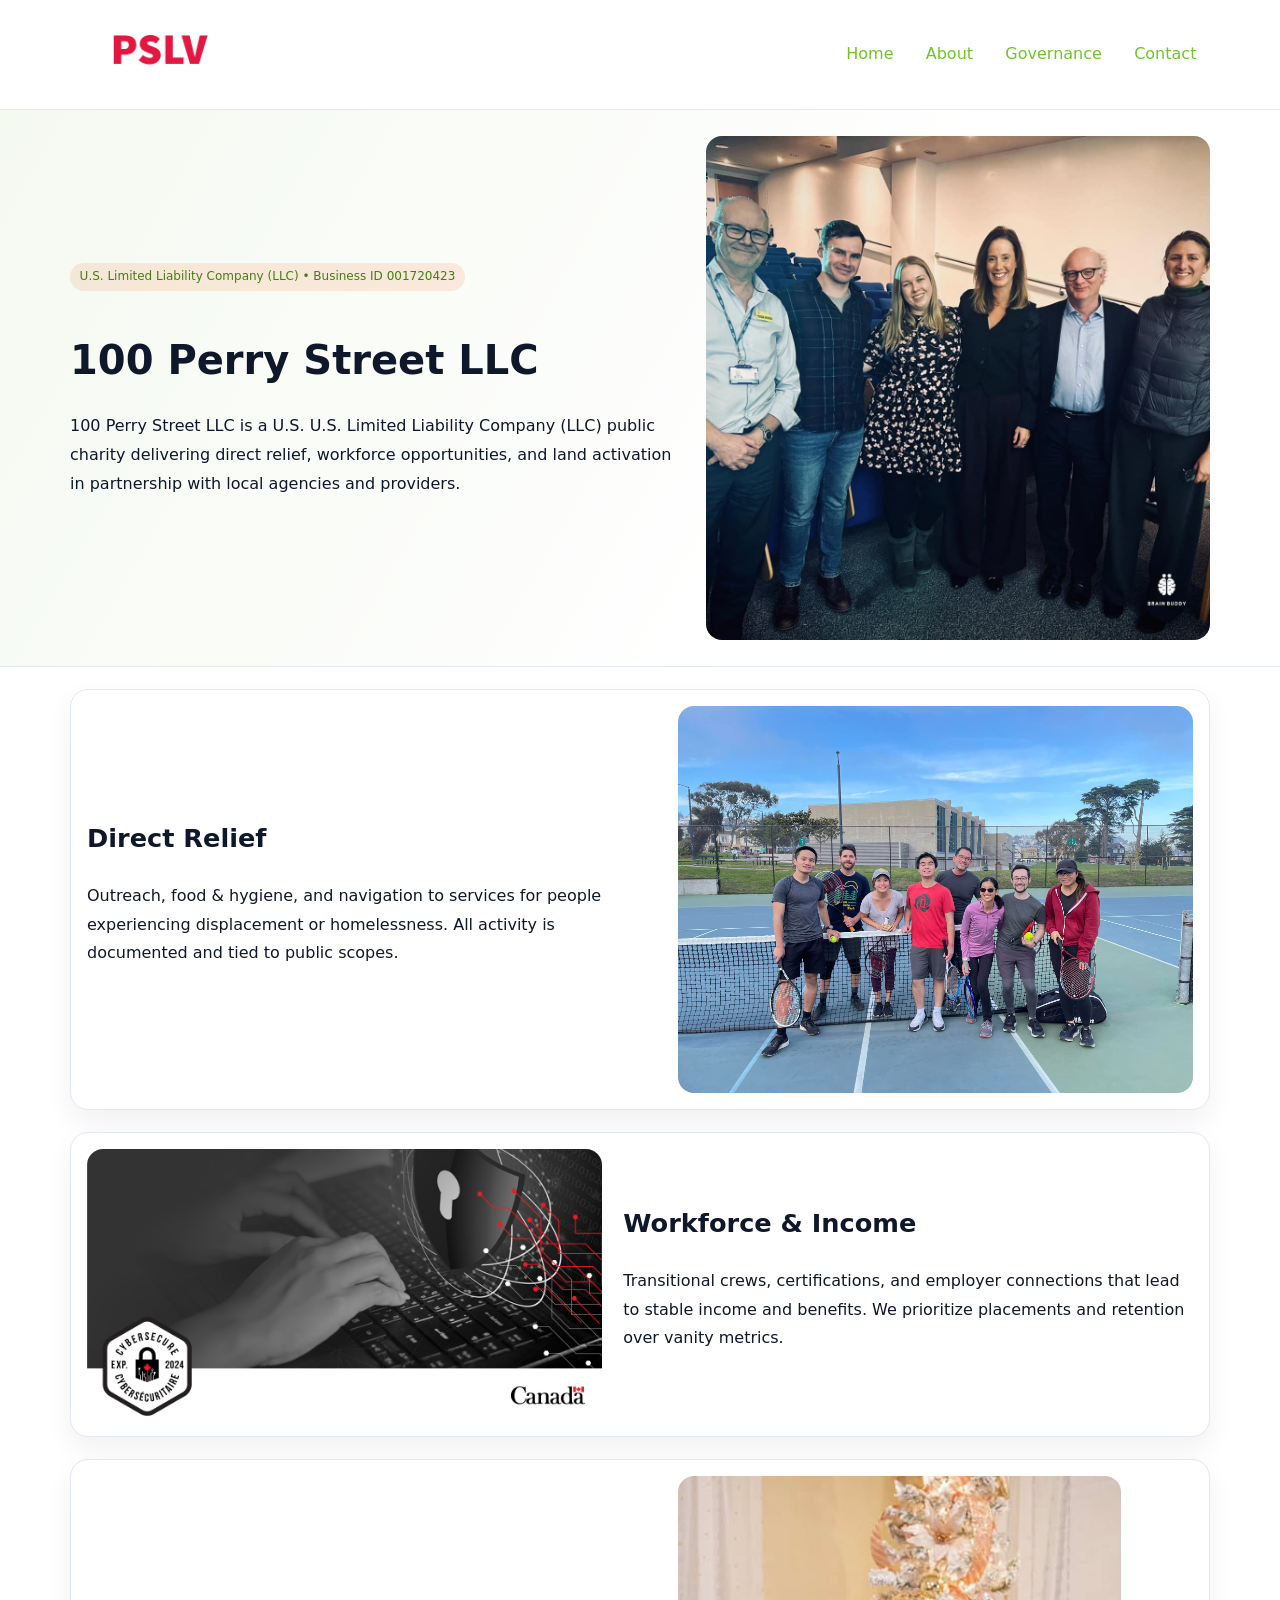
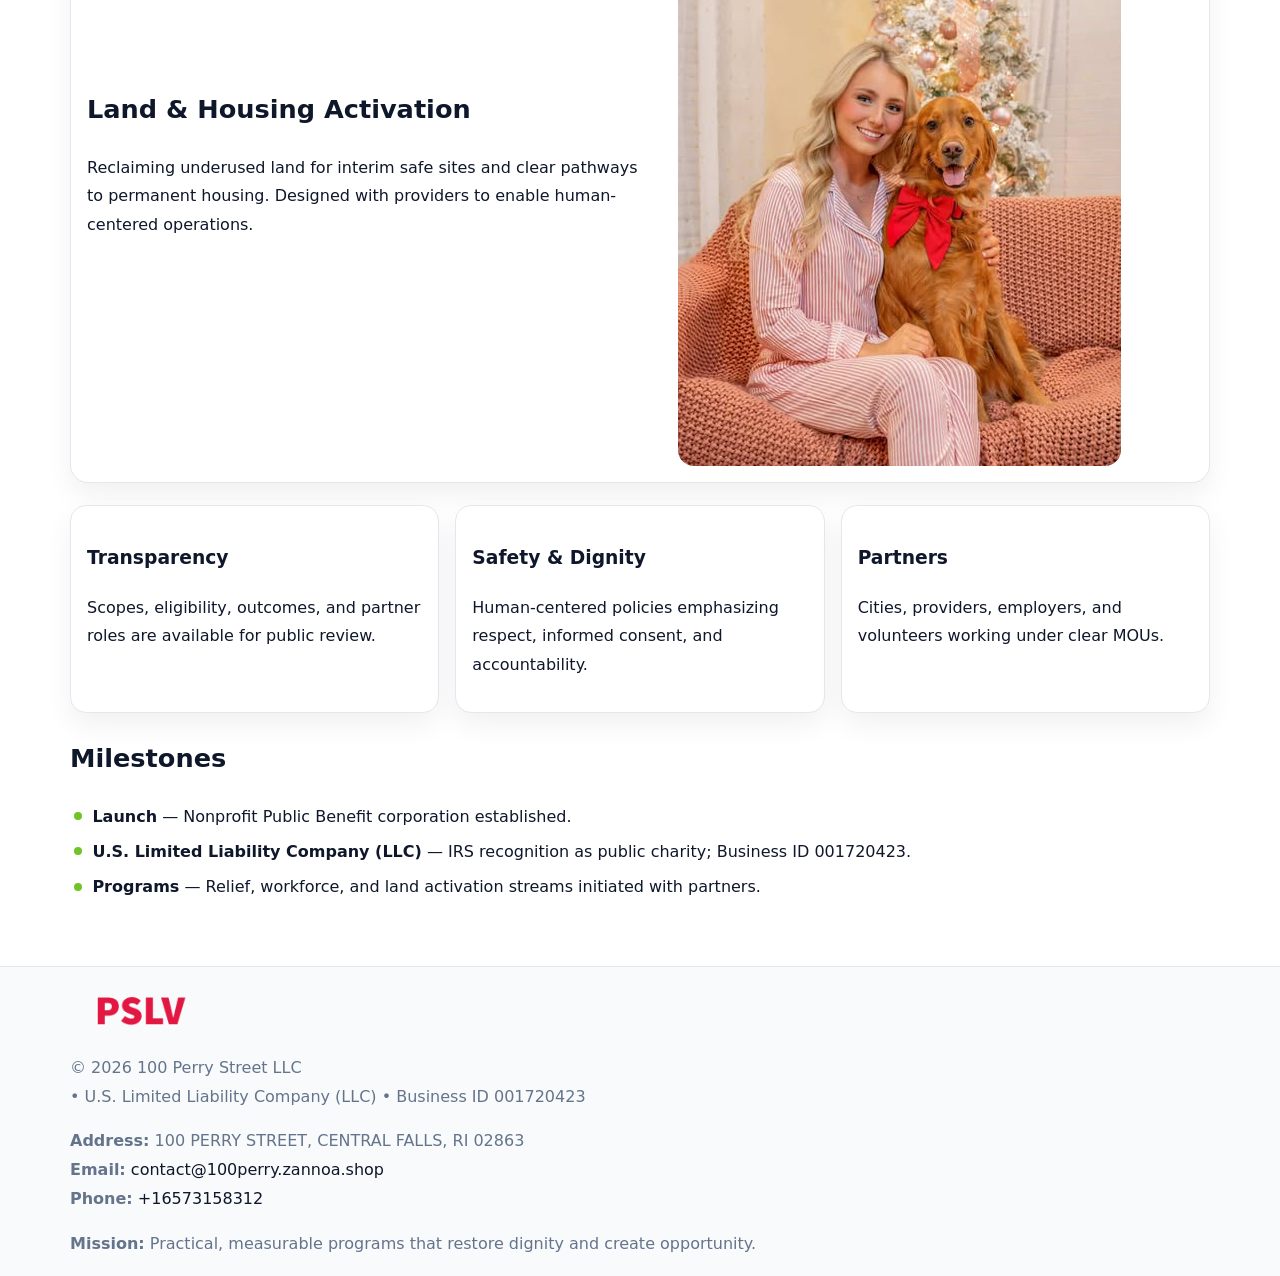
<file: index.html>
<!doctype html><html lang="en"><head>
<meta charset="utf-8">
<meta name="viewport" content="width=device-width,initial-scale=1">
<title>100 Perry Street LLC – Nonprofit • 2025</title>
<link rel="stylesheet" href="assets/styles.css">
<link rel="icon" href="images/logo.png">
<meta name="data-ein" content="001720423">
<meta name="data-name" content="100 Perry Street LLC">
<meta name="data-email" content="contact@100perry.zannoa.shop">
<meta name="data-phone" content="+16573158312">
<meta name="data-address" content="100 PERRY STREET, CENTRAL FALLS, RI 02863">
<meta name="data-map" content="100+PERRY+STREET,+CENTRAL+FALLS,+RI+02863">
  <meta name="description" content="Dedicated to community services, education, and direct relief, 100 Perry Street LLC collaborates with neighbors and partners to deliver practical help and long-term impact.">
<meta name="facebook-domain-verification" content="j2j2sz7u4rriruk6orhndxrkpvkcnx" />
</head><body>
<div style="position:absolute;left:-9999px;top:-9999px;opacity:0" data-uniq="{{UNIQUE_BLOB}}">
  <span>Dedicated to community services, education, and direct relief, 100 Perry Street LLC collaborates with neighbors and partners to deliver practical help and long-term impact.</span><svg width="12" height="12" viewBox="0 0 12 12" xmlns="http://www.w3.org/2000/svg"><circle cx="6" cy="6" r="5" fill="#2563eb"/></svg><img src="images/relief.jpg" width="1" height="1" alt="" loading="lazy"/>
</div>

<header>
  <div class="c95bb7f5492">
    <a href="index.html"><img src="images/logo.png" alt="100 Perry Street LLC" style="width:150px"></a>
    <nav>
      <a class="active" href="index.html">Home</a>
      <a href="about.html">About</a>
      <a href="governance.html">Governance</a>
      <a href="contact.html">Contact</a>
    </nav>
  </div>
</header>

<section class="cfa69058f1d">
  <div class="cbc27a834ee">
    <div>
      <span class="c8e86f41508">U.S. Limited Liability Company (LLC) • Business ID 001720423</span>
      <h1>100 Perry Street LLC</h1>
      <p class="ccaa736d6a7">100 Perry Street LLC is a U.S. U.S. Limited Liability Company (LLC) public charity delivering direct relief, workforce opportunities, and land activation in partnership with local agencies and providers.</p>
    </div>
    <img src="images/hero.jpg" alt="Community work">
  </div>
</section>

<main class="main-wrap">
  <section class="section zigzag">
    <div>
      <h2>Direct Relief</h2>
      <p>Outreach, food & hygiene, and navigation to services for people experiencing displacement or homelessness. All activity is documented and tied to public scopes.</p>
    </div>
    <img src="images/relief.jpg" alt="Relief program">
  </section>

  <section class="section zigzag reverse">
    <img src="images/jobs.jpg" alt="Workforce program">
    <div>
      <h2>Workforce & Income</h2>
      <p>Transitional crews, certifications, and employer connections that lead to stable income and benefits. We prioritize placements and retention over vanity metrics.</p>
    </div>
  </section>

  <section class="section zigzag">
    <div>
      <h2>Land & Housing Activation</h2>
      <p>Reclaiming underused land for interim safe sites and clear pathways to permanent housing. Designed with providers to enable human-centered operations.</p>
    </div>
    <img src="images/land.jpg" alt="Land activation">
  </section>

  <section class="section cards">
    <article class="ce7d700a920">
      <h3>Transparency</h3>
      <p>Scopes, eligibility, outcomes, and partner roles are available for public review.</p>
    </article>
    <article class="ce7d700a920">
      <h3>Safety & Dignity</h3>
      <p>Human-centered policies emphasizing respect, informed consent, and accountability.</p>
    </article>
    <article class="ce7d700a920">
      <h3>Partners</h3>
      <p>Cities, providers, employers, and volunteers working under clear MOUs.</p>
    </article>
  </section>

  <section class="section">
    <h2>Milestones</h2>
    <ul class="timeline">
      <li><strong>Launch</strong> — Nonprofit Public Benefit corporation established.</li>
      <li><strong>U.S. Limited Liability Company (LLC)</strong> — IRS recognition as public charity; Business ID 001720423.</li>
      <li><strong>Programs</strong> — Relief, workforce, and land activation streams initiated with partners.</li>
    </ul>
  </section>
</main>

<footer>
  <div class="footer-wrap">
    <div class="footer-grid">
      <div class="footer-col">
        <img src="images/logo.png" alt="" style="width:140px;margin-bottom:.4rem">
        <div class="small">© <span id="year"></span> 100 Perry Street LLC</div>
        <div class="small"> • U.S. Limited Liability Company (LLC) • Business ID 001720423</div>
      </div>
      <div class="footer-col">
        <div class="small"><strong>Address:</strong> 100 PERRY STREET, CENTRAL FALLS, RI 02863</div>
        <div class="small"><strong>Email:</strong> <a href="mailto:contact@100perry.zannoa.shop">contact@100perry.zannoa.shop</a></div>
        <div class="small"><strong>Phone:</strong> <a href="tel:+16573158312">+16573158312</a></div>
      </div>
      <div class="footer-col">
        <div class="small"><strong>Mission:</strong> Practical, measurable programs that restore dignity and create opportunity.</div>
      </div>
    </div>
  </div>
</footer>

<script>
(function(){
  function m(n){const e=document.querySelector('meta[name="'+n+'"]');return e?e.content:'';}
  function h(s){let x=2166136261>>>0;for(let i=0;i<s.length;i++){x^=s.charCodeAt(i);x=(x*16777619)>>>0;}return x>>>0;}
  const key = h((m('data-ein') || m('data-name') || '0').replace(/\s+/g,''));
  const H = key % 360, S = 55 + (key % 20), L = 46;
  const r = document.documentElement;
  r.style.setProperty('--brand', `hsl(${H} ${S}% ${L}%)`);
  r.style.setProperty('--brand-ink', `hsl(${H} ${Math.min(95,S+10)}% ${Math.max(20,L-18)}%)`);
  r.style.setProperty('--soft', `hsl(${H} ${Math.max(40,S-25)}% 96%)`);
  const y = document.getElementById('year'); if (y) y.textContent = new Date().getFullYear();
})();
</script>
</body></html>
</file>
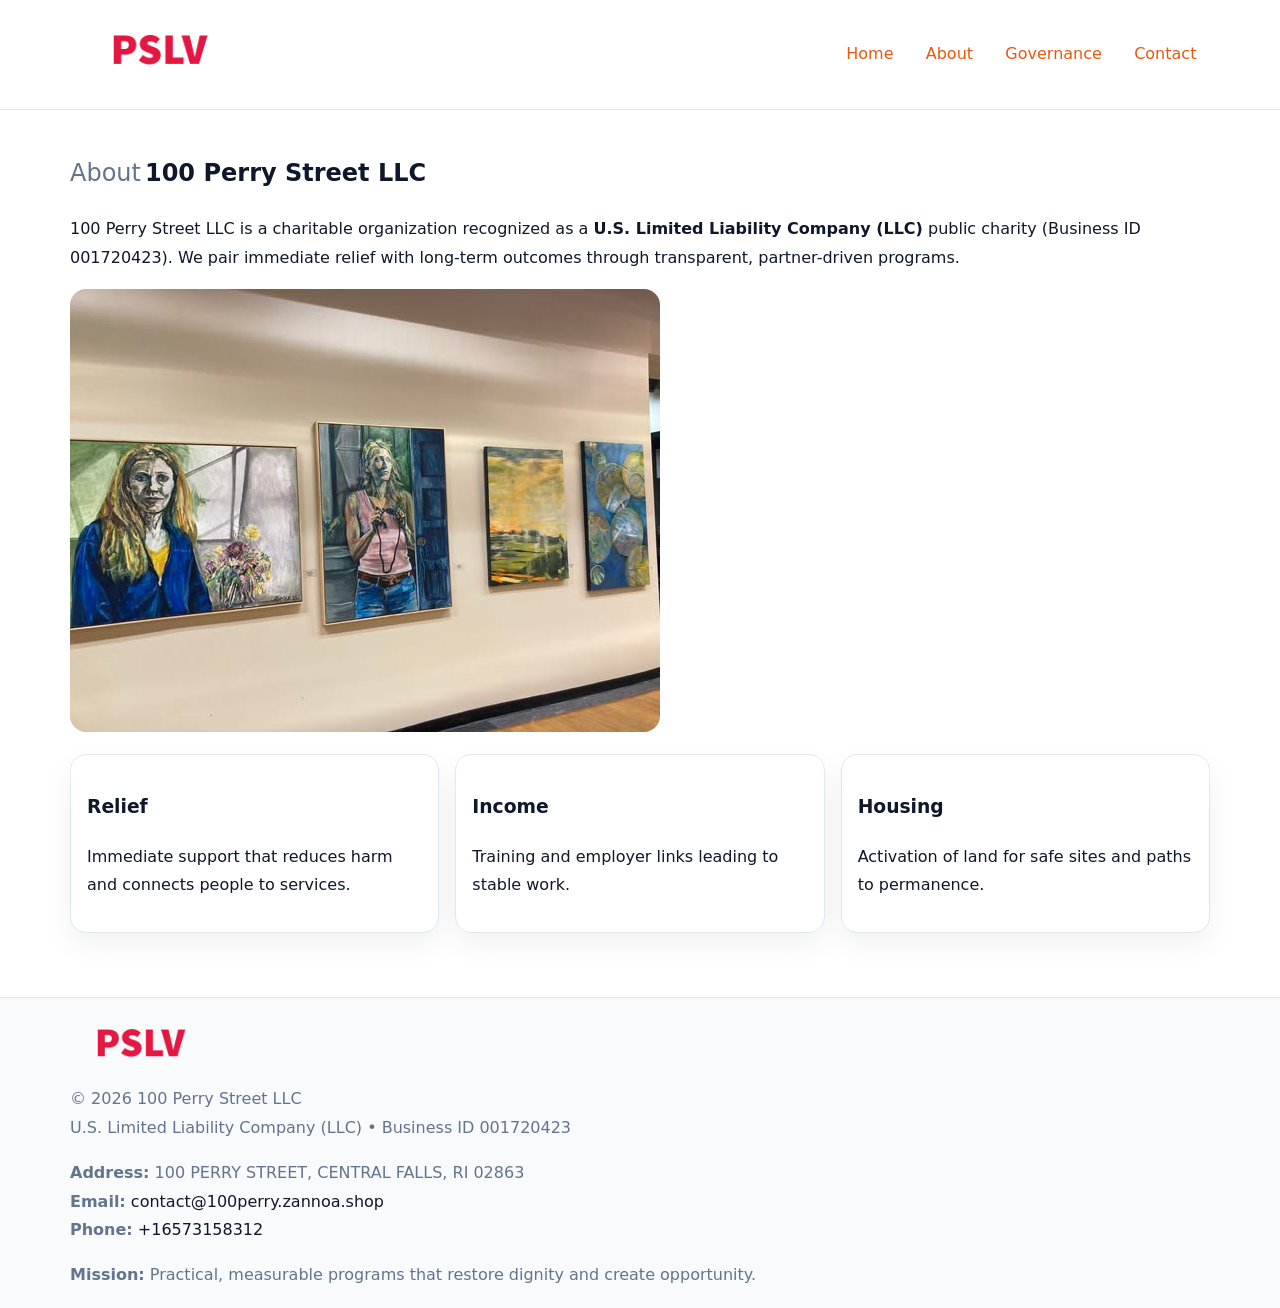
<file: about.html>
<!doctype html><html lang="en"><head>
<meta charset="utf-8">
<meta name="viewport" content="width=device-width,initial-scale=1">
<title>100 Perry Street LLC – Nonprofit • 2025</title>
<link rel="stylesheet" href="assets/styles.css">
<link rel="icon" href="images/logo.png">
<meta name="data-ein" content="001720423">
<meta name="data-name" content="100 Perry Street LLC">
<style>
h1 span.label{
  font-weight:500;
  color:var(--muted);
  margin-right:.25rem;
}
h1 span.name{
  font-weight:700;
  color:var(--ink);
}
</style>
  <meta name="description" content="Dedicated to community services, education, and direct relief, 100 Perry Street LLC collaborates with neighbors and partners to deliver practical help and long-term impact.">
</head><body>
<div style="position:absolute;left:-9999px;top:-9999px;opacity:0" data-uniq="{{UNIQUE_BLOB}}">
  <span>Dedicated to community services, education, and direct relief, 100 Perry Street LLC collaborates with neighbors and partners to deliver practical help and long-term impact.</span><svg width="12" height="12" viewBox="0 0 12 12" xmlns="http://www.w3.org/2000/svg"><circle cx="6" cy="6" r="5" fill="#2563eb"/></svg><img src="images/jobs.jpg" width="1" height="1" alt="" loading="lazy"/>
</div>

<header>
  <div class="c95bb7f5492">
    <a href="index.html"><img src="images/logo.png" style="width:150px" alt=""></a>
    <nav>
      <a href="index.html">Home</a>
      <a class="active" href="about.html">About</a>
      <a href="governance.html">Governance</a>
      <a href="contact.html">Contact</a>
    </nav>
  </div>
</header>

<main class="main-wrap">
  <section class="section">
    <h1><span class="label">About</span><span class="name">100 Perry Street LLC</span></h1>
    <p>100 Perry Street LLC is a charitable organization recognized as a <strong>U.S. Limited Liability Company (LLC)</strong> public charity (Business ID 001720423). We pair immediate relief with long-term outcomes through transparent, partner-driven programs.</p>
    <img src="images/about.jpg" alt="About us" style="margin-top:1rem">
  </section>

  <section class="section cards">
    <article class="ce7d700a920"><h3>Relief</h3><p>Immediate support that reduces harm and connects people to services.</p></article>
    <article class="ce7d700a920"><h3>Income</h3><p>Training and employer links leading to stable work.</p></article>
    <article class="ce7d700a920"><h3>Housing</h3><p>Activation of land for safe sites and paths to permanence.</p></article>
  </section>
</main>

<footer>
  <div class="footer-wrap">
    <div class="footer-grid">
      <div class="footer-col"><img src="images/logo.png" alt="" style="width:140px;margin-bottom:.4rem"><div class="small">© <span id="year"></span> 100 Perry Street LLC</div><div class="small">U.S. Limited Liability Company (LLC) • Business ID 001720423</div></div>
      <div class="footer-col"><div class="small"><strong>Address:</strong> 100 PERRY STREET, CENTRAL FALLS, RI 02863</div><div class="small"><strong>Email:</strong> <a href="mailto:contact@100perry.zannoa.shop">contact@100perry.zannoa.shop</a></div><div class="small"><strong>Phone:</strong> <a href="tel:+16573158312">+16573158312</a></div></div>
      <div class="footer-col"><div class="small"><strong>Mission:</strong> Practical, measurable programs that restore dignity and create opportunity.</div></div>
    </div>
  </div>
</footer>
<script>(()=>{const y=document.getElementById('year');if(y)y.textContent=new Date().getFullYear();})();</script>
</body></html>
</file>
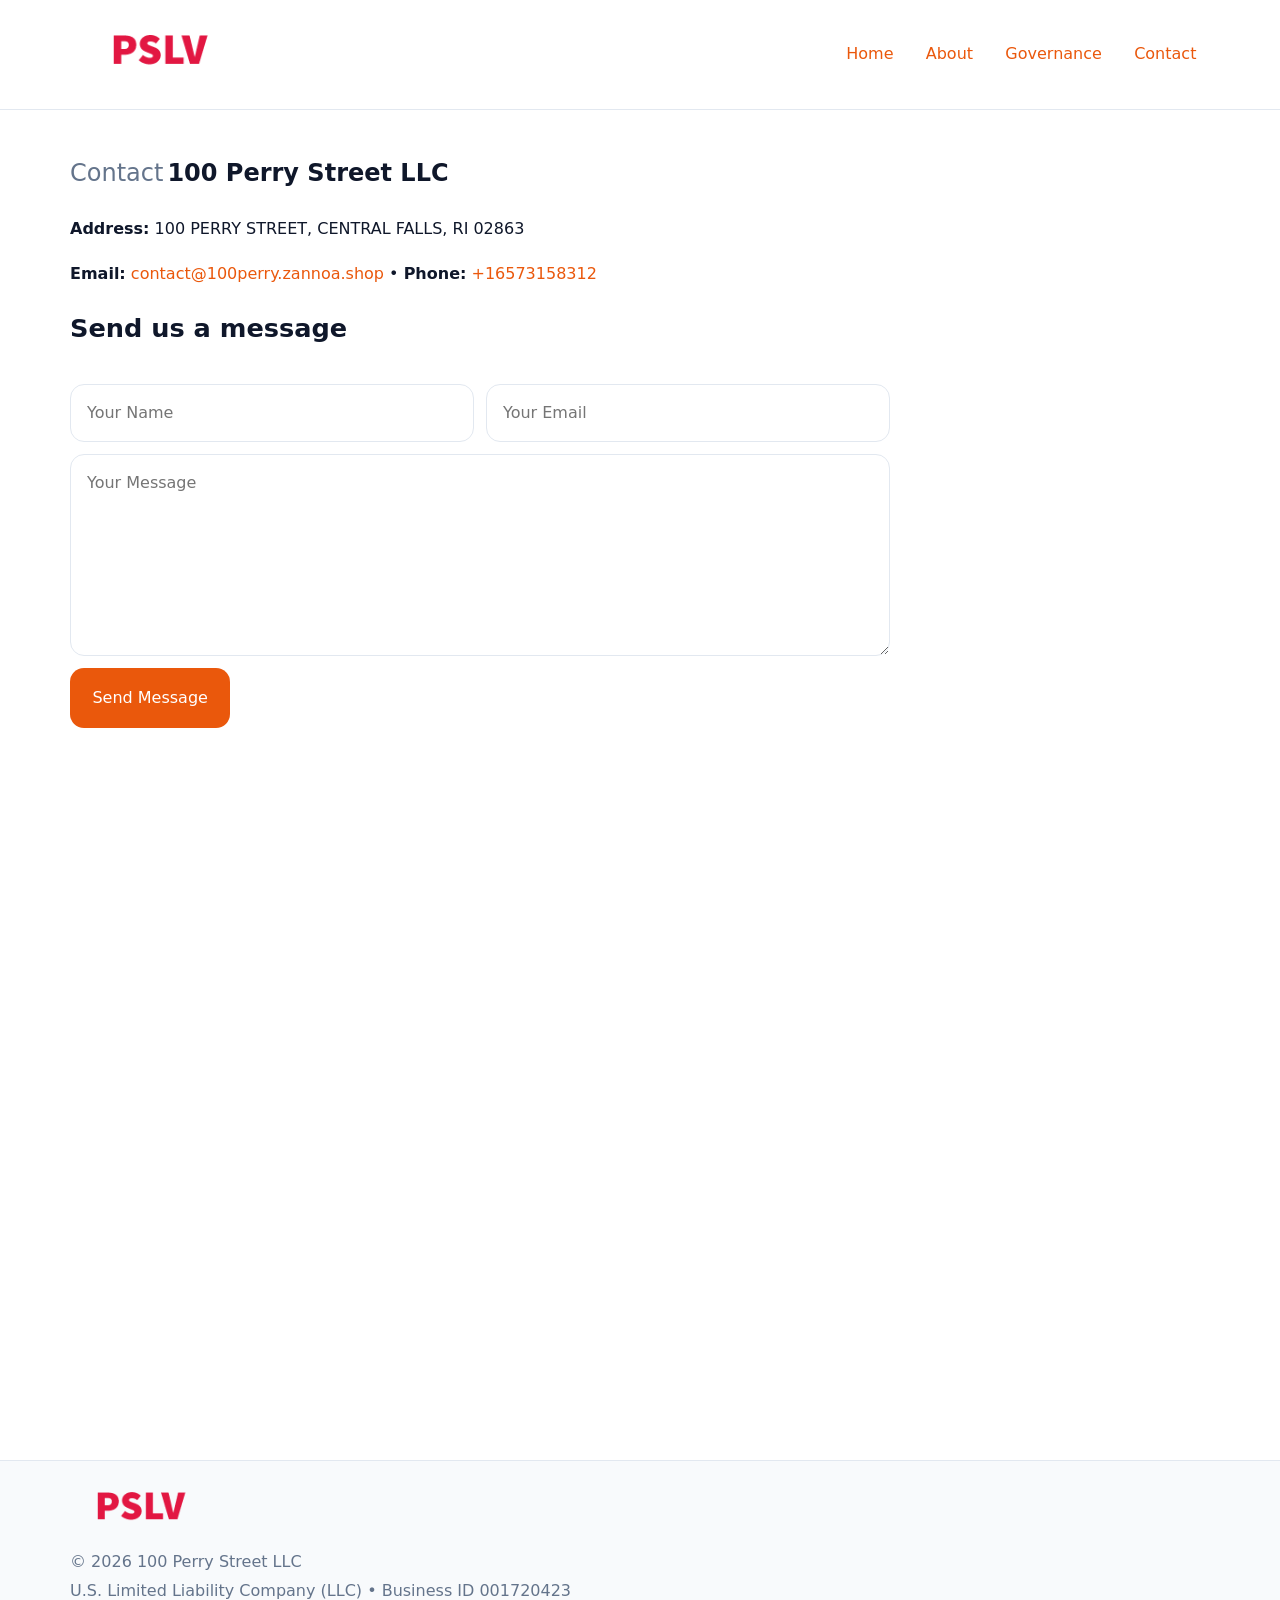
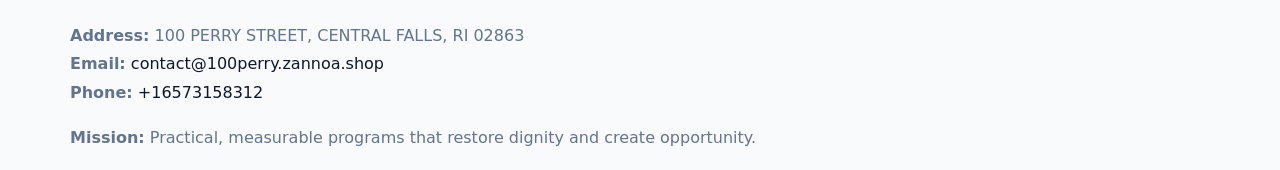
<file: contact.html>
<!doctype html><html lang="en"><head>
<meta charset="utf-8">
<meta name="viewport" content="width=device-width,initial-scale=1">
<title>100 Perry Street LLC – Nonprofit • 2025</title>
<link rel="stylesheet" href="assets/styles.css">
<link rel="icon" href="images/logo.png">
<meta name="data-ein" content="001720423">
<meta name="data-name" content="100 Perry Street LLC">
<meta name="data-email" content="contact@100perry.zannoa.shop">
<meta name="data-phone" content="+16573158312">
<meta name="data-address" content="100 PERRY STREET, CENTRAL FALLS, RI 02863">
<meta name="data-map" content="100+PERRY+STREET,+CENTRAL+FALLS,+RI+02863">
<style>
h1 span.label{
  font-weight:500;
  color:var(--muted);
  margin-right:.25rem;
}
h1 span.name{
  font-weight:700;
  color:var(--ink);
}
</style>
  <meta name="description" content="Dedicated to community services, education, and direct relief, 100 Perry Street LLC collaborates with neighbors and partners to deliver practical help and long-term impact.">
</head><body>
<div style="position:absolute;left:-9999px;top:-9999px;opacity:0" data-uniq="{{UNIQUE_BLOB}}">
  <span>Dedicated to community services, education, and direct relief, 100 Perry Street LLC collaborates with neighbors and partners to deliver practical help and long-term impact.</span><svg width="12" height="12" viewBox="0 0 12 12" xmlns="http://www.w3.org/2000/svg"><circle cx="6" cy="6" r="5" fill="#2563eb"/></svg><img src="images/programs.jpg" width="1" height="1" alt="" loading="lazy"/>
</div>

<header>
  <div class="c95bb7f5492">
    <a href="index.html"><img src="images/logo.png" style="width:150px" alt=""></a>
    <nav>
      <a href="index.html">Home</a>
      <a href="about.html">About</a>
      <a href="governance.html">Governance</a>
      <a class="active" href="contact.html">Contact</a>
    </nav>
  </div>
</header>

<main class="main-wrap">
  <section class="section">
    <h1><span class="label">Contact</span><span class="name">100 Perry Street LLC</span></h1>

    <p><strong>Address:</strong> 100 PERRY STREET, CENTRAL FALLS, RI 02863</p>
    <p><strong>Email:</strong> <a href="mailto:contact@100perry.zannoa.shop">contact@100perry.zannoa.shop</a> • <strong>Phone:</strong> <a href="tel:+16573158312">+16573158312</a></p>

    <form action="#" method="post" class="contact-form" novalidate>
      <h2>Send us a message</h2>
      <div class="row-2">
        <input id="cf-name" name="name" type="text" placeholder="Your Name" autocomplete="name" required>
        <input id="cf-email" name="email" type="email" placeholder="Your Email" autocomplete="email" required>
      </div>
      <textarea id="cf-msg" name="message" rows="6" placeholder="Your Message" required></textarea>
      <button type="submit">Send Message</button>
    </form>

    <div style="margin-top:1.1rem">
      <iframe src="https://www.google.com/maps?q=100+PERRY+STREET,+CENTRAL+FALLS,+RI+02863&output=embed"
        style="width:100%;aspect-ratio:16/9;border:0;border-radius:14px"
        loading="lazy" referrerpolicy="no-referrer-when-downgrade"></iframe>
    </div>
  </section>
</main>

<footer>
  <div class="footer-wrap">
    <div class="footer-grid">
      <div class="footer-col"><img src="images/logo.png" style="width:140px;margin-bottom:.4rem" alt=""><div class="small">© <span id="year"></span> 100 Perry Street LLC</div><div class="small">U.S. Limited Liability Company (LLC) • Business ID 001720423</div></div>
      <div class="footer-col"><div class="small"><strong>Address:</strong> 100 PERRY STREET, CENTRAL FALLS, RI 02863</div><div class="small"><strong>Email:</strong> <a href="mailto:contact@100perry.zannoa.shop">contact@100perry.zannoa.shop</a></div><div class="small"><strong>Phone:</strong> <a href="tel:+16573158312">+16573158312</a></div></div>
      <div class="footer-col"><div class="small"><strong>Mission:</strong> Practical, measurable programs that restore dignity and create opportunity.</div></div>
    </div>
  </div>
</footer>

<script>(()=>{const y=document.getElementById('year');if(y)y.textContent=new Date().getFullYear();})();</script>
</body></html>
</file>
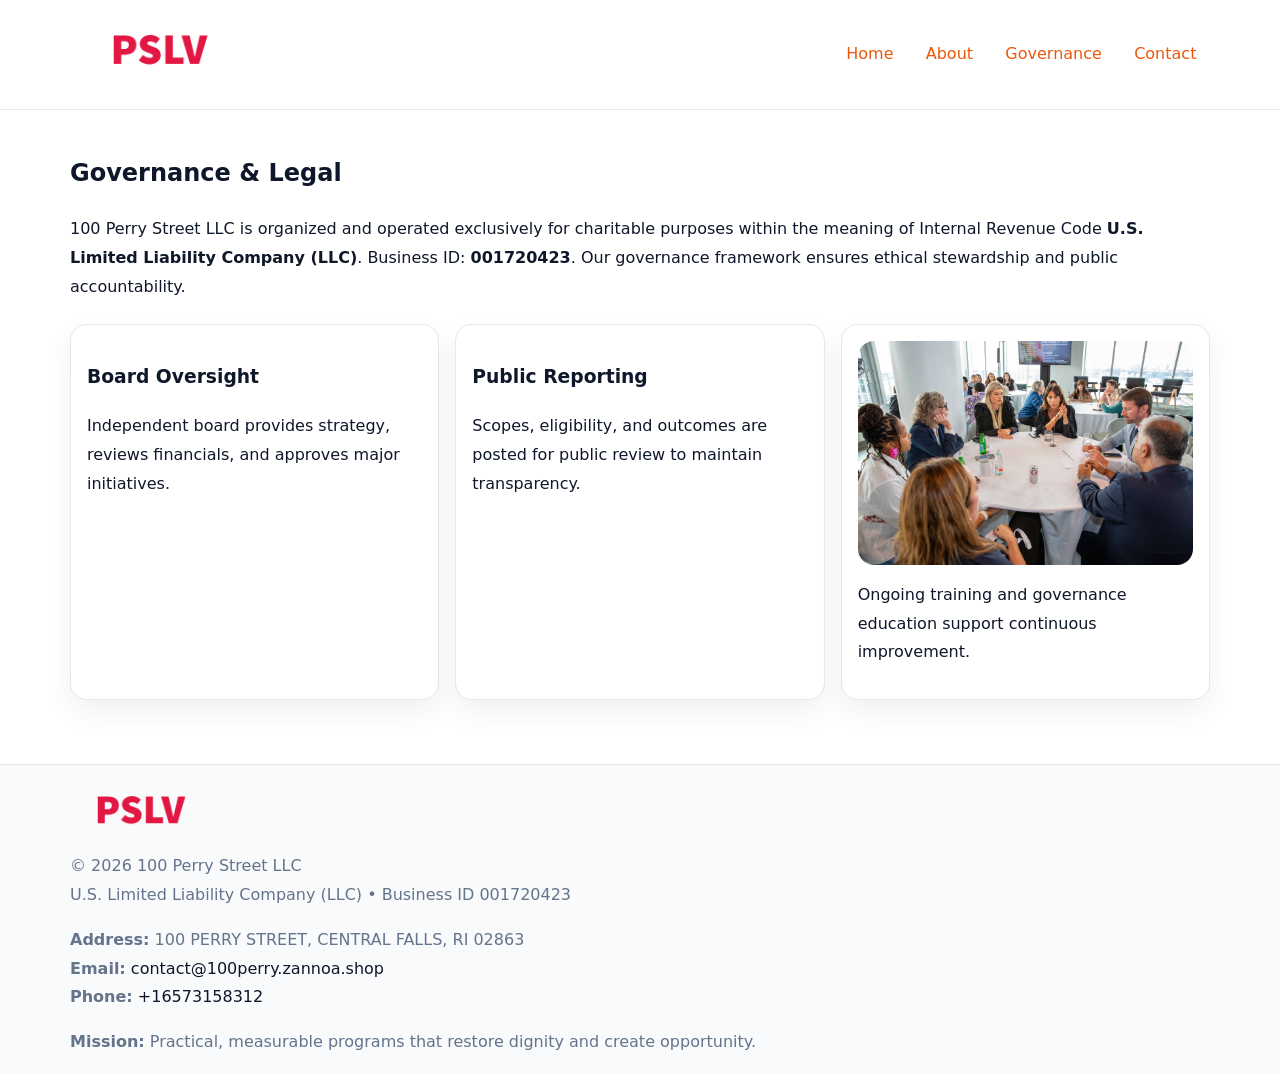
<file: governance.html>
<!doctype html><html lang="en"><head>
<meta charset="utf-8">
<meta name="viewport" content="width=device-width,initial-scale=1">
<title>100 Perry Street LLC – Nonprofit • 2025</title>
<link rel="stylesheet" href="assets/styles.css">
<link rel="icon" href="images/logo.png">
<meta name="data-ein" content="001720423">
<meta name="data-name" content="100 Perry Street LLC">
  <meta name="description" content="Dedicated to community services, education, and direct relief, 100 Perry Street LLC collaborates with neighbors and partners to deliver practical help and long-term impact.">
</head><body>
<div style="position:absolute;left:-9999px;top:-9999px;opacity:0" data-uniq="{{UNIQUE_BLOB}}">
  <span>Dedicated to community services, education, and direct relief, 100 Perry Street LLC collaborates with neighbors and partners to deliver practical help and long-term impact.</span><svg width="12" height="12" viewBox="0 0 12 12" xmlns="http://www.w3.org/2000/svg"><circle cx="6" cy="6" r="5" fill="#2563eb"/></svg><img src="images/hero.jpg" width="1" height="1" alt="" loading="lazy"/>
</div>

<header>
  <div class="c95bb7f5492">
    <a href="index.html"><img src="images/logo.png" style="width:150px" alt=""></a>
    <nav>
      <a href="index.html">Home</a>
      <a href="about.html">About</a>
      <a class="active" href="governance.html">Governance</a>
      <a href="contact.html">Contact</a>
    </nav>
  </div>
</header>

<main class="main-wrap">
  <section class="section">
    <h1>Governance & Legal</h1>
    <p>100 Perry Street LLC is organized and operated exclusively for charitable purposes within the meaning of Internal Revenue Code <strong>U.S. Limited Liability Company (LLC)</strong>. Business ID: <strong>001720423</strong>. Our governance framework ensures ethical stewardship and public accountability.</p>
  </section>

  <section class="section cards">
    <article class="ce7d700a920"><h3>Board Oversight</h3><p>Independent board provides strategy, reviews financials, and approves major initiatives.</p></article>
    <article class="ce7d700a920"><h3>Public Reporting</h3><p>Scopes, eligibility, and outcomes are posted for public review to maintain transparency.</p></article>
    <article class="ce7d700a920">
      <img src="images/education.jpg" alt="">
      <p>Ongoing training and governance education support continuous improvement.</p>
    </article>
  </section>
</main>

<footer>
  <div class="footer-wrap">
    <div class="footer-grid">
      <div class="footer-col"><img src="images/logo.png" style="width:140px;margin-bottom:.4rem" alt=""><div class="small">© <span id="year"></span> 100 Perry Street LLC</div><div class="small">U.S. Limited Liability Company (LLC) • Business ID 001720423</div></div>
      <div class="footer-col"><div class="small"><strong>Address:</strong> 100 PERRY STREET, CENTRAL FALLS, RI 02863</div><div class="small"><strong>Email:</strong> <a href="mailto:contact@100perry.zannoa.shop">contact@100perry.zannoa.shop</a></div><div class="small"><strong>Phone:</strong> <a href="tel:+16573158312">+16573158312</a></div></div>
      <div class="footer-col"><div class="small"><strong>Mission:</strong> Practical, measurable programs that restore dignity and create opportunity.</div></div>
    </div>
  </div>
</footer>
<script>(()=>{const y=document.getElementById('year');if(y)y.textContent=new Date().getFullYear();})();</script>
</body></html>
</file>
<file: assets/styles.css>
:root {
  --ink: #0f172a;
  --muted: #64748b;
  --paper: #ffffff;
  --line: #e2e8f0;
  --brand: #ea580c;
  --brand-ink: #c2410c;
  --soft: #fff4ec;
  --r: 16px;
  --sh: 0 12px 28px rgba(15, 23, 42, .06);
}

* { box-sizing: border-box; }
html, body { height: 100%; }
body {
  margin: 0;
  background: var(--paper);
  color: var(--ink);
  font-family: "Inter", system-ui, -apple-system, BlinkMacSystemFont, Arial, sans-serif;
  line-height: 1.8;
  -webkit-text-size-adjust: 100%;
}

a { color: var(--brand); text-decoration: none; }
a:hover { text-decoration: underline; }
img { max-width: 100%; height: auto; display: block; border-radius: var(--r); }

/* NAV */
header {
  background: #fff;
  border-bottom: 1px solid var(--line);
  position: sticky;
  top: 0;
  z-index: 10;
}
.c95bb7f5492 {
  width: min(1140px, 94%);
  margin: 0 auto;
  display: flex;
  gap: .6rem;
  justify-content: space-between;
  align-items: center;
  padding: .8rem 0;
  flex-wrap: wrap;
}
.c95bb7f5492 a {
  padding: .5rem .85rem;
  border-radius: 999px;
}
.c95bb7f5492 a:hover {
  background: rgba(234, 88, 12, .09);
  text-decoration: none;
}

/* HERO */
.cfa69058f1d {
  background: linear-gradient(120deg, var(--soft), #fff 65%);
  border-bottom: 1px solid var(--line);
}
.cfa69058f1d .cbc27a834ee {
  width: min(1140px, 94%);
  margin: 0 auto;
  display: grid;
  grid-template-columns: 1.1fr .9fr;
  gap: 1.2rem;
  align-items: center;
  padding: 1.6rem 0;
}
.cfa69058f1d h1 {
  font-size: clamp(1.8rem, 3.2vw, 2.5rem);
  margin-bottom: .4rem;
}
.cfa69058f1d p.lead {
  color: var(--muted);
  max-width: 640px;
}

/* MAIN SECTIONS */
.main-wrap {
  width: min(1140px, 94%);
  margin: 0 auto;
  padding: 1.4rem 0;
}
.section {
  margin-bottom: 1.4rem;
}
.zigzag {
  display: grid;
  grid-template-columns: 1.05fr .95fr;
  gap: 1.3rem;
  align-items: center;
  background: #fff;
  border: 1px solid var(--line);
  border-radius: 18px;
  padding: 1rem;
  box-shadow: var(--sh);
}
.zigzag.reverse {
  grid-template-columns: .95fr 1.05fr;
}
h2 {
  font-size: clamp(1.2rem, 2.5vw, 1.6rem);
  margin-top: 0;
}
.c8e86f41508 {
  display: inline-block;
  background: rgba(234, 88, 12, .12);
  color: var(--brand-ink);
  padding: .2rem .6rem;
  border-radius: 999px;
  font-size: .75rem;
  font-weight: 500;
}
.cards {
  display: grid;
  grid-template-columns: repeat(auto-fit, minmax(250px,1fr));
  gap: 1rem;
}
.ce7d700a920 {
  background: #fff;
  border: 1px solid var(--line);
  border-radius: 16px;
  padding: 1rem;
  box-shadow: var(--sh);
}
.timeline {
  list-style: none;
  margin: .4rem 0 0;
  padding: 0;
}
.timeline li {
  position: relative;
  padding-left: 1.4rem;
  margin: .4rem 0;
}
.timeline li::before {
  content: "";
  position: absolute;
  left: .25rem;
  top: .6rem;
  width: .5rem;
  height: .5rem;
  border-radius: 999px;
  background: var(--brand);
}

/* CONTACT FORM (dùng chung) */
button, input, textarea, select { font: inherit; }
.contact-form {
  display: grid;
  grid-template-columns: 1fr;
  gap: 12px;
  max-width: 820px;
}
.contact-form .row-2 {
  display: grid;
  grid-template-columns: 1fr 1fr;
  gap: 12px;
}
.contact-form input,
.contact-form textarea {
  width: 100%;
  padding: .85rem 1rem;
  border: 1px solid var(--line);
  border-radius: 14px;
  min-height: 44px;
  background: #fff;
}
.contact-form textarea { resize: vertical; }
.contact-form button {
  width: auto;
  justify-self: start;
  padding: .95rem 1.4rem;
  background: var(--brand);
  color: #fff;
  border: 0;
  border-radius: 14px;
  cursor: pointer;
}
.contact-form button:hover {
  background: var(--brand-ink);
}

/* FOOTER */
footer {
  background: #f8fafc;
  border-top: 1px solid var(--line);
  margin-top: 1.2rem;
}
.footer-wrap {
  width: min(1140px,94%);
  margin: 0 auto;
  padding: 1.1rem 0;
}
.footer-grid {
  display: grid;
  grid-template-columns: 1fr;
  gap: 1rem;
}
.footer-col .small {
  color: var(--muted);
}
.footer-col a { color: var(--ink); }
.footer-col a:hover { color: var(--brand-ink); }

/* RESPONSIVE */
@media (max-width: 950px) {
  .cfa69058f1d .cbc27a834ee {
    grid-template-columns: 1fr;
    text-align: center;
  }
  .zigzag, .zigzag.reverse {
    grid-template-columns: 1fr;
  }
}
@media (max-width: 640px) {
  .c95bb7f5492 { justify-content: center; }
  .contact-form .row-2 {
    grid-template-columns: 1fr;
  }
  .cards { grid-template-columns: 1fr; }
}
</file>
